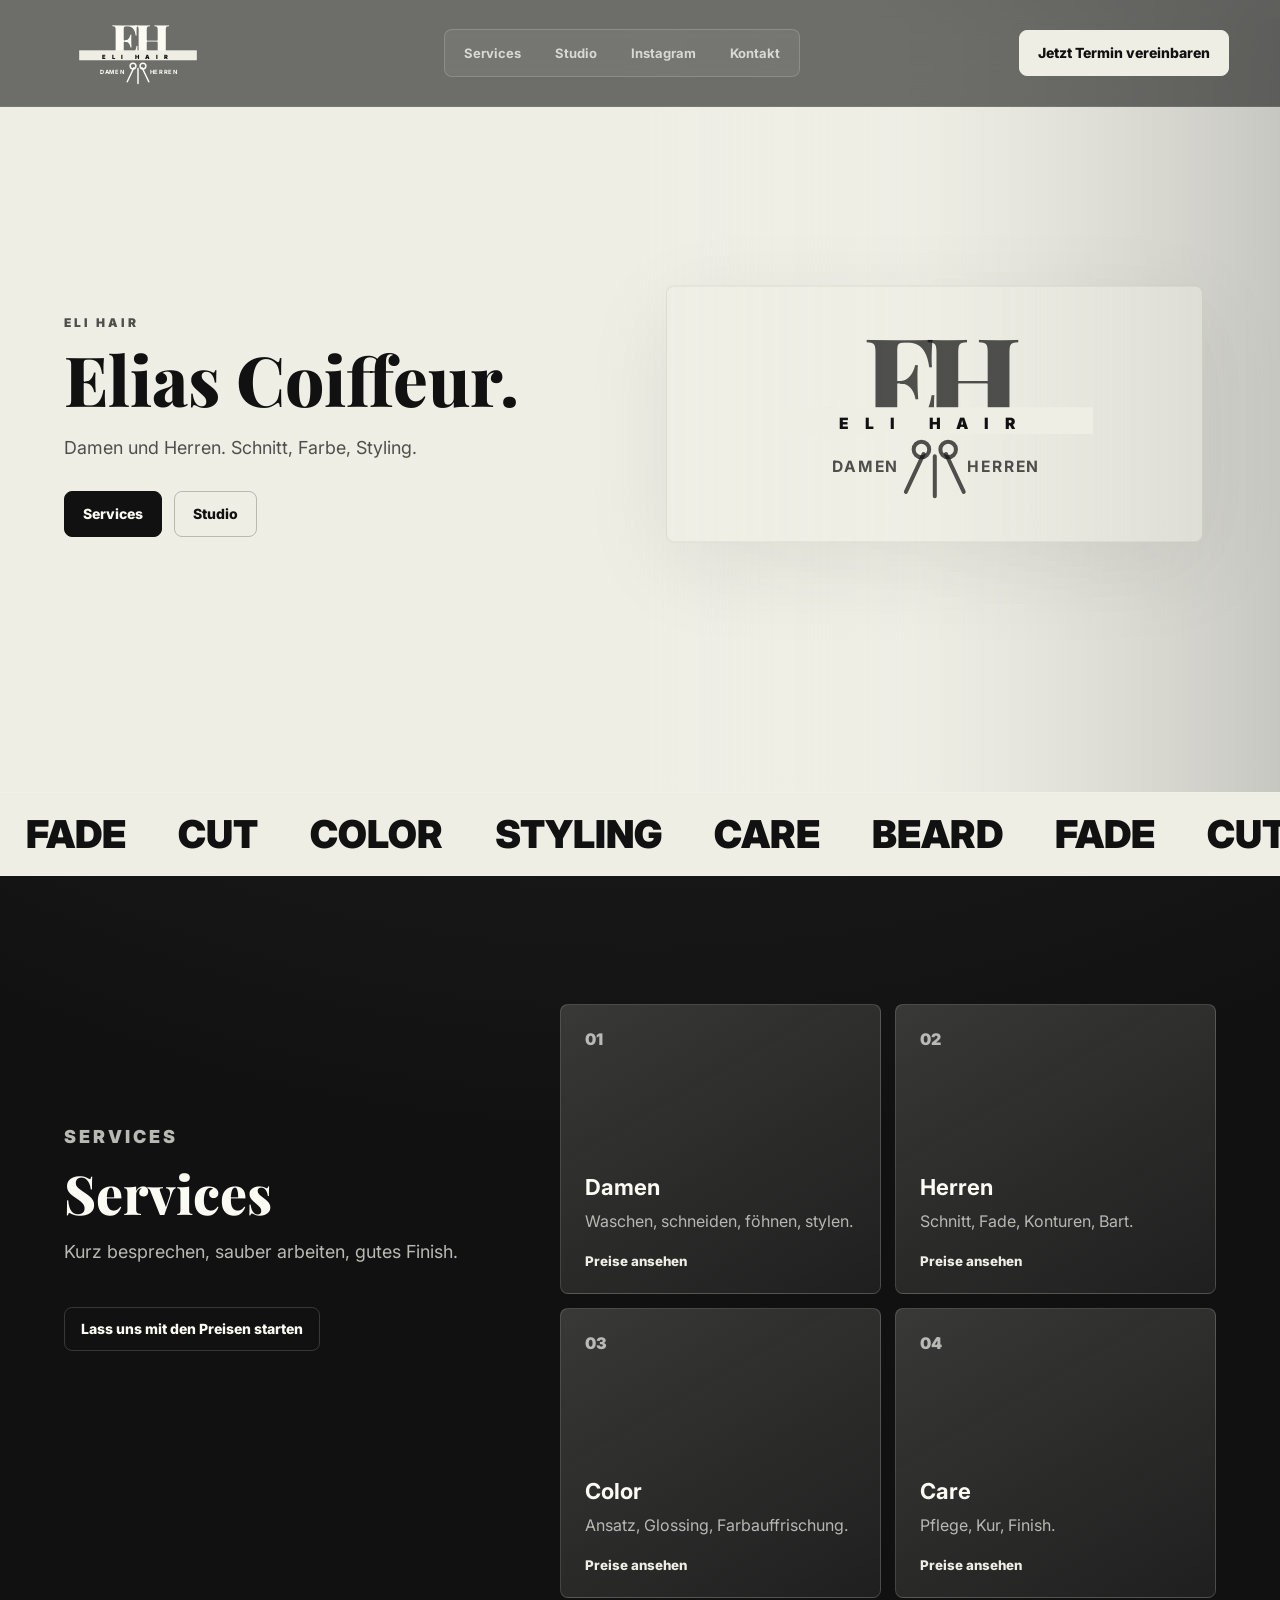
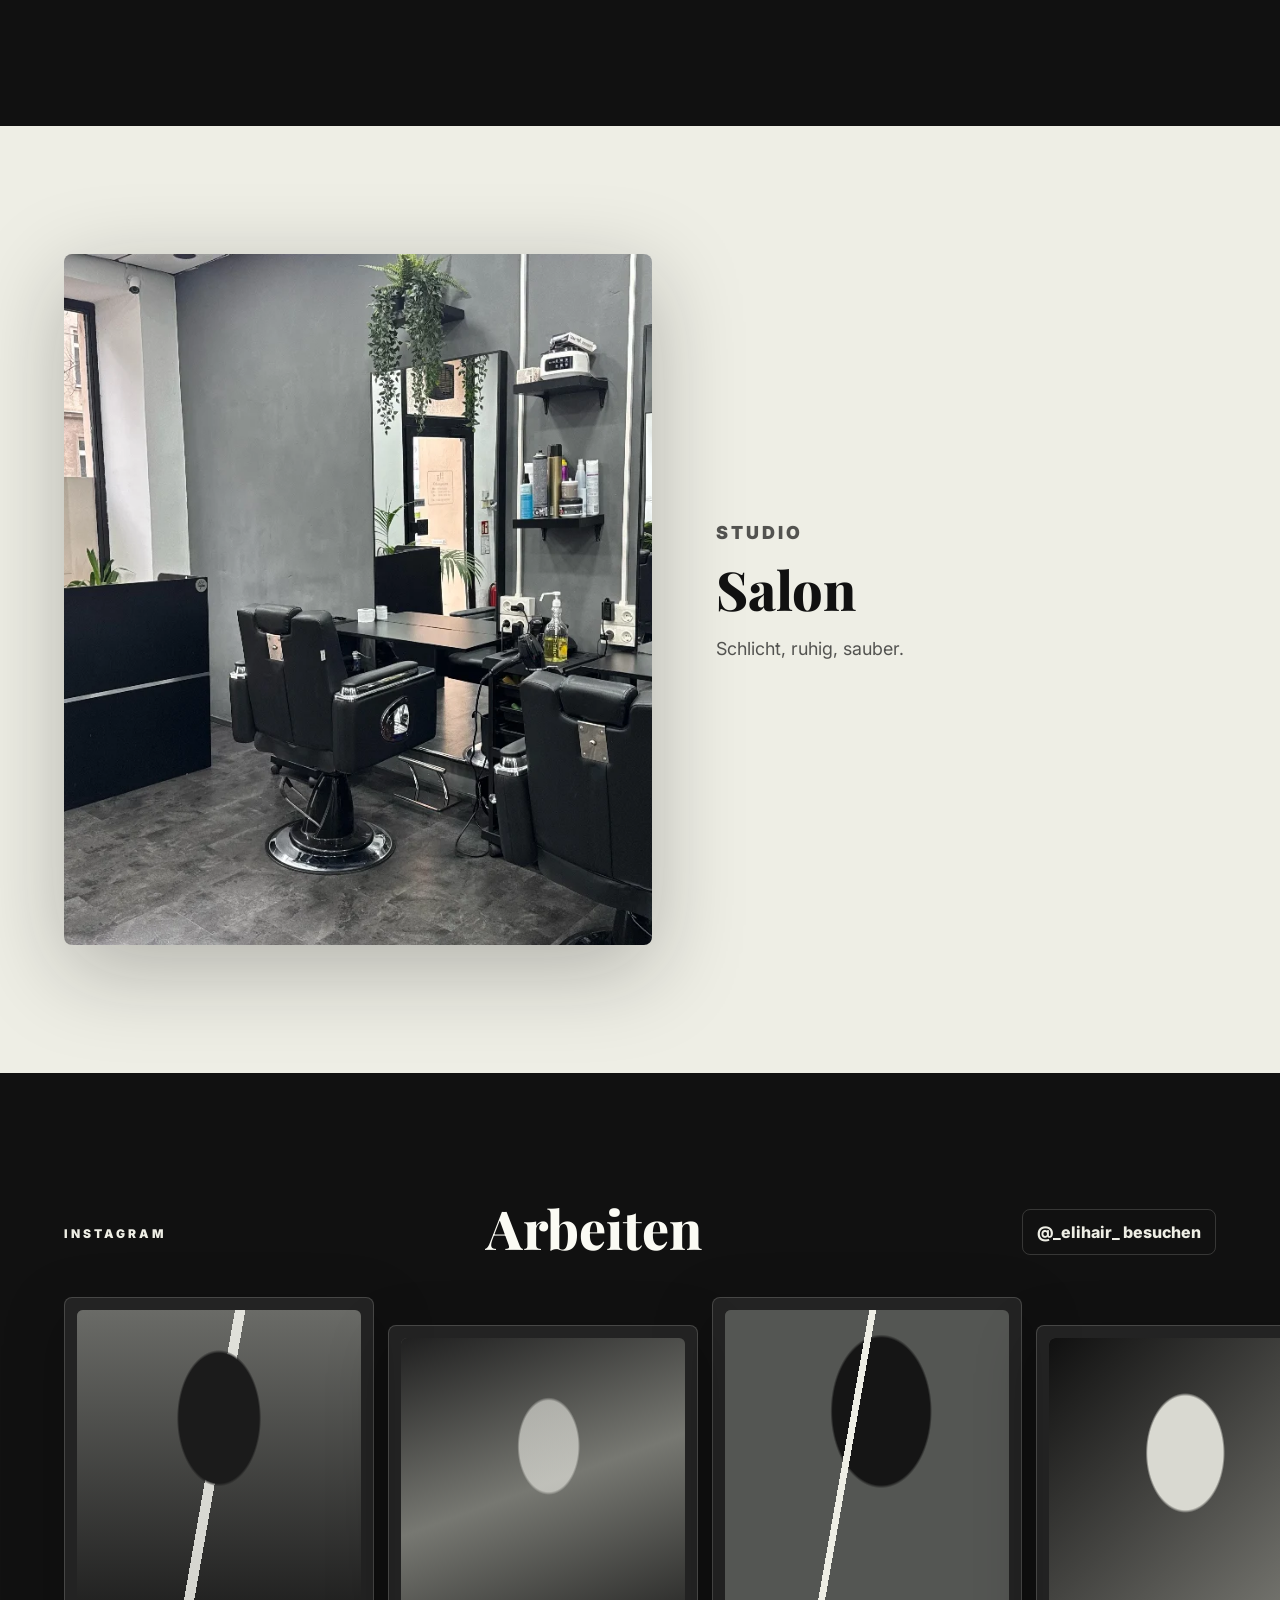
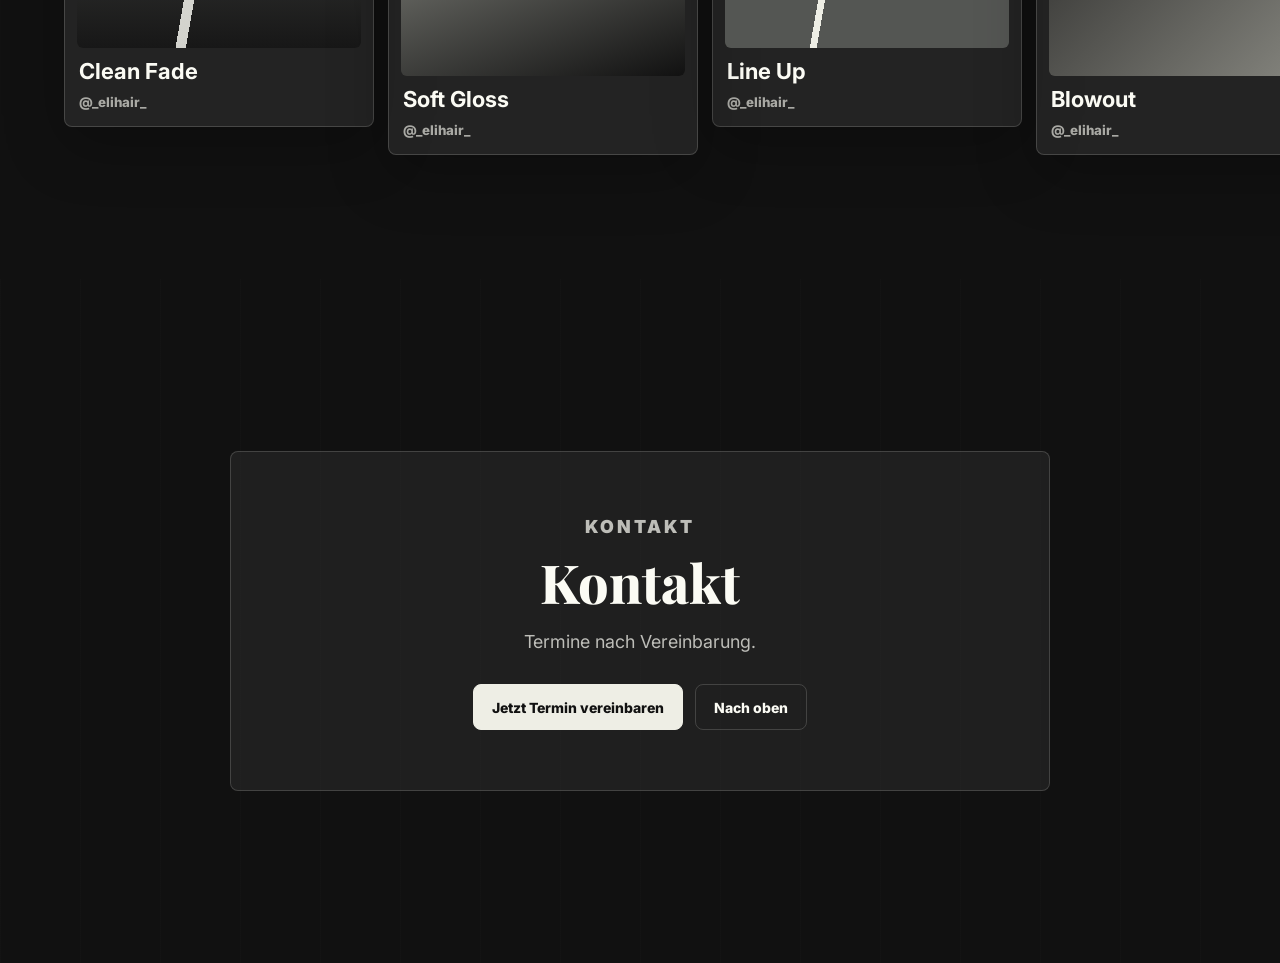
<file: index.html>
<!doctype html>
<html lang="de">
  <head>
    <meta charset="UTF-8" />
    <meta name="viewport" content="width=device-width, initial-scale=1.0" />
    <title>Eli Hair | Coiffeur für Damen & Herren</title>
    <meta
      name="description"
      content="Eli Hair von Elias. Damen und Herren, Schnitt, Farbe und Styling."
    />
    <link rel="preconnect" href="https://fonts.googleapis.com" />
    <link rel="preconnect" href="https://fonts.gstatic.com" crossorigin />
    <link
      href="https://fonts.googleapis.com/css2?family=Inter:wght@400;500;600;700;800;900&family=Playfair+Display:wght@700;800&display=swap"
      rel="stylesheet"
    />
    <link rel="stylesheet" href="styles.css" />
  </head>
  <body>
    <header class="site-header" id="top">
      <a class="brand" href="#top" aria-label="Eli Hair Startseite">
        <svg viewBox="0 0 210 84" aria-hidden="true">
          <text class="brand-eh" x="105" y="47" text-anchor="middle">EH</text>
          <rect class="brand-strip" x="34" y="39" width="142" height="12" />
          <text class="brand-name" x="105" y="49" text-anchor="middle">ELI HAIR</text>
          <text class="brand-sub" x="74" y="68" text-anchor="middle">DAMEN</text>
          <text class="brand-sub" x="136" y="68" text-anchor="middle">HERREN</text>
          <path class="brand-scissor" d="M100 60l-8 17M110 60l8 17M105 61v18" />
          <circle class="brand-scissor" cx="99" cy="58" r="3.5" />
          <circle class="brand-scissor" cx="111" cy="58" r="3.5" />
        </svg>
      </a>
      <nav class="main-nav" aria-label="Hauptnavigation">
        <a href="#services">Services</a>
        <a href="#studio">Studio</a>
        <a href="#instagram">Instagram</a>
        <a href="#kontakt">Kontakt</a>
      </nav>
      <a class="nav-cta" href="#kontakt">Jetzt Termin vereinbaren</a>
      <button class="menu-toggle" type="button" aria-label="Menü öffnen" aria-expanded="false">
        <span></span>
        <span></span>
      </button>
    </header>

    <main>
      <section class="hero" aria-label="Eli Hair Coiffeur">
        <div class="hero-media" data-parallax="-0.18">
          <div class="salon-scene" aria-hidden="true">
            <svg class="hero-brand" viewBox="0 0 210 84" aria-hidden="true">
              <text class="brand-eh" x="105" y="47" text-anchor="middle">EH</text>
              <rect class="brand-strip" x="34" y="39" width="142" height="12" />
              <text class="brand-name" x="105" y="49" text-anchor="middle">ELI HAIR</text>
              <text class="brand-sub" x="74" y="68" text-anchor="middle">DAMEN</text>
              <text class="brand-sub" x="136" y="68" text-anchor="middle">HERREN</text>
              <path class="brand-scissor" d="M100 60l-8 17M110 60l8 17M105 61v18" />
              <circle class="brand-scissor" cx="99" cy="58" r="3.5" />
              <circle class="brand-scissor" cx="111" cy="58" r="3.5" />
            </svg>
          </div>
        </div>
        <div class="hero-copy reveal">
          <p class="eyebrow">Eli Hair</p>
          <h1>Elias Coiffeur.</h1>
          <p>
            Damen und Herren. Schnitt, Farbe, Styling.
          </p>
          <div class="hero-actions">
            <a class="button primary" href="#services">Services</a>
            <a class="button ghost" href="#studio">Studio</a>
          </div>
        </div>
      </section>

      <section class="intro-strip" aria-label="Kurzinfos">
        <div class="marquee" aria-hidden="true">
          <span>Fade</span><span>Cut</span><span>Color</span><span>Styling</span><span>Care</span><span>Beard</span>
          <span>Fade</span><span>Cut</span><span>Color</span><span>Styling</span><span>Care</span><span>Beard</span>
        </div>
      </section>

      <section class="section split" id="services">
        <div class="section-copy reveal">
          <p class="eyebrow">Services</p>
          <h2>Services</h2>
          <p>
            Kurz besprechen, sauber arbeiten, gutes Finish.
          </p>
          <a class="price-start" href="damen-preise.html" target="_blank" rel="noreferrer">Lass uns mit den Preisen starten</a>
        </div>
        <div class="service-grid">
          <a class="service-card service-link reveal" href="damen-preise.html" target="_blank" rel="noreferrer">
            <span>01</span>
            <h3>Damen</h3>
            <p>Waschen, schneiden, föhnen, stylen.</p>
            <small>Preise ansehen</small>
          </a>
          <a class="service-card service-link reveal delay-1" href="herren-preise.html" target="_blank" rel="noreferrer">
            <span>02</span>
            <h3>Herren</h3>
            <p>Schnitt, Fade, Konturen, Bart.</p>
            <small>Preise ansehen</small>
          </a>
          <a class="service-card service-link reveal delay-2" href="color-preise.html" target="_blank" rel="noreferrer">
            <span>03</span>
            <h3>Color</h3>
            <p>Ansatz, Glossing, Farbauffrischung.</p>
            <small>Preise ansehen</small>
          </a>
          <a class="service-card service-link reveal delay-3" href="care-preise.html" target="_blank" rel="noreferrer">
            <span>04</span>
            <h3>Care</h3>
            <p>Pflege, Kur, Finish.</p>
            <small>Preise ansehen</small>
          </a>
        </div>
      </section>

      <section class="section studio-section" id="studio">
        <div class="studio-visual reveal" data-parallax="-0.08">
          <img class="studio-photo" src="Pictures/salon.webp" alt="Eli Hair Salon" />
        </div>
        <div class="studio-copy reveal delay-1">
          <p class="eyebrow">Studio</p>
          <h2>Salon</h2>
          <p>
            Schlicht, ruhig, sauber.
          </p>
        </div>
      </section>

      <section class="section instagram-section" id="instagram">
        <div class="section-head reveal">
          <p class="eyebrow">Instagram</p>
          <h2>Arbeiten</h2>
          <a href="https://www.instagram.com/_elihair_/" target="_blank" rel="noreferrer">@_elihair_ besuchen</a>
        </div>
        <div class="ig-rail" aria-label="Bewegte Instagram Posts von Eli Hair">
          <a class="ig-card" href="https://www.instagram.com/_elihair_/" target="_blank" rel="noreferrer">
            <span class="ig-media fade-cut"></span>
            <strong>Clean Fade</strong>
            <small>@_elihair_</small>
          </a>
          <a class="ig-card" href="https://www.instagram.com/_elihair_/" target="_blank" rel="noreferrer">
            <span class="ig-media gloss"></span>
            <strong>Soft Gloss</strong>
            <small>@_elihair_</small>
          </a>
          <a class="ig-card" href="https://www.instagram.com/_elihair_/" target="_blank" rel="noreferrer">
            <span class="ig-media line-up"></span>
            <strong>Line Up</strong>
            <small>@_elihair_</small>
          </a>
          <a class="ig-card" href="https://www.instagram.com/_elihair_/" target="_blank" rel="noreferrer">
            <span class="ig-media blowout"></span>
            <strong>Blowout</strong>
            <small>@_elihair_</small>
          </a>
          <a class="ig-card" href="https://www.instagram.com/_elihair_/" target="_blank" rel="noreferrer">
            <span class="ig-media color"></span>
            <strong>Color Refresh</strong>
            <small>@_elihair_</small>
          </a>
          <a class="ig-card" href="https://www.instagram.com/_elihair_/" target="_blank" rel="noreferrer">
            <span class="ig-media beard"></span>
            <strong>Beard Detail</strong>
            <small>@_elihair_</small>
          </a>
        </div>
      </section>

      <section class="section contact-section" id="kontakt">
        <div class="contact-card reveal">
          <p class="eyebrow">Kontakt</p>
          <h2>Kontakt</h2>
          <p>Termine nach Vereinbarung.</p>
          <div class="contact-actions">
            <a class="button primary" href="tel:+4314163103">Jetzt Termin vereinbaren</a>
            <a class="button ghost" href="#top">Nach oben</a>
          </div>
        </div>
      </section>
    </main>

    <script src="app.js"></script>
  </body>
</html>
</file>
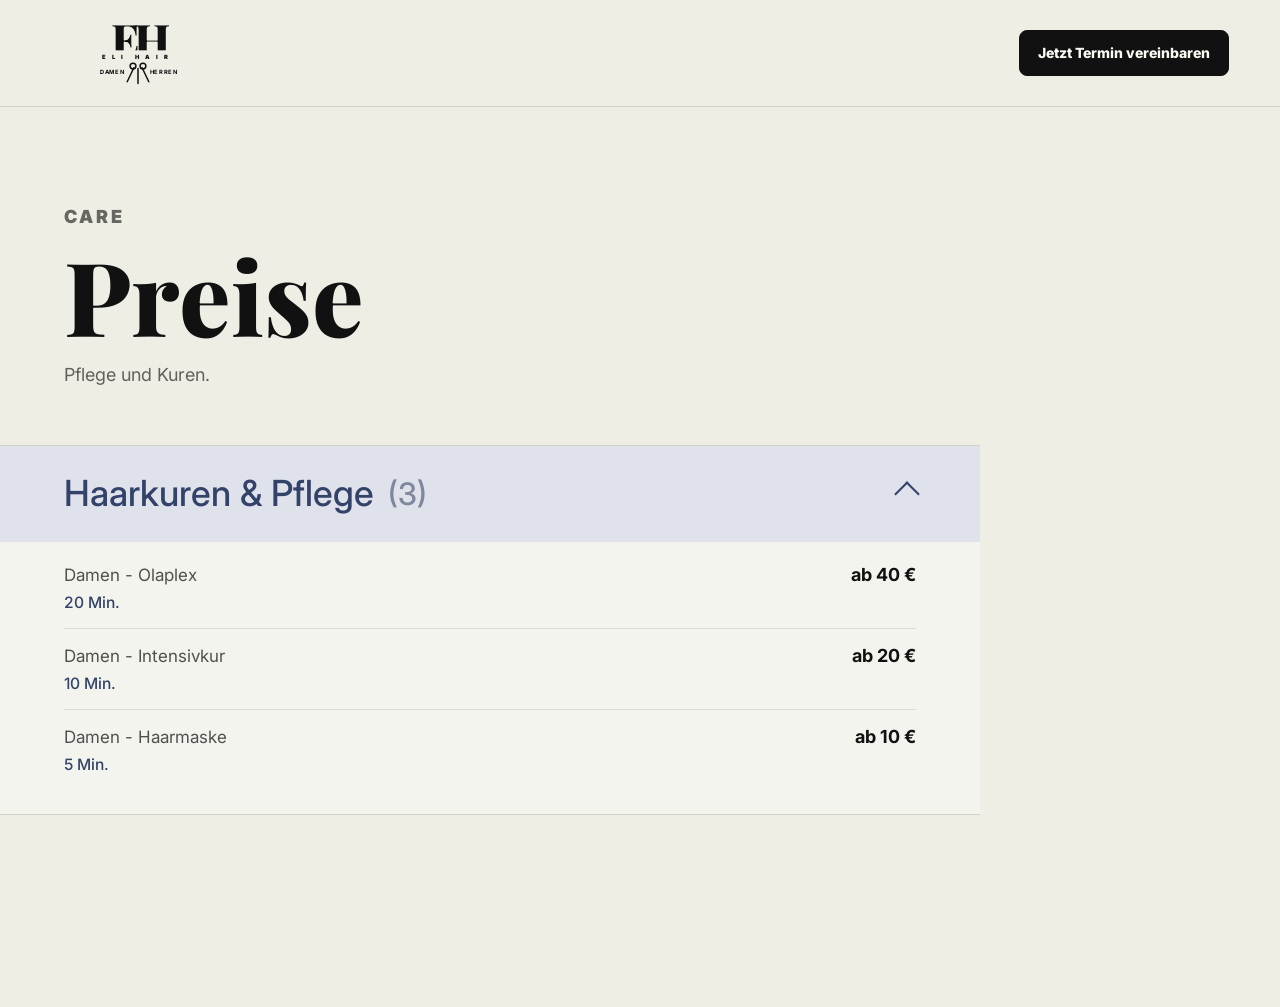
<file: care-preise.html>
<!doctype html>
<html lang="de">
  <head>
    <meta charset="UTF-8" />
    <meta name="viewport" content="width=device-width, initial-scale=1.0" />
    <title>Care Preise | Eli Hair</title>
    <meta name="description" content="Care Preise bei Eli Hair: Haarkuren und Pflege." />
    <link rel="preconnect" href="https://fonts.googleapis.com" />
    <link rel="preconnect" href="https://fonts.gstatic.com" crossorigin />
    <link
      href="https://fonts.googleapis.com/css2?family=Inter:wght@400;500;600;700;800;900&family=Playfair+Display:wght@700;800&display=swap"
      rel="stylesheet"
    />
    <link rel="stylesheet" href="styles.css" />
  </head>
  <body class="price-page">
    <header class="price-header">
      <a class="brand" href="index.html" aria-label="Eli Hair Startseite">
        <svg viewBox="0 0 210 84" aria-hidden="true">
          <text class="brand-eh" x="105" y="47" text-anchor="middle">EH</text>
          <rect class="brand-strip" x="34" y="39" width="142" height="12" />
          <text class="brand-name" x="105" y="49" text-anchor="middle">ELI HAIR</text>
          <text class="brand-sub" x="74" y="68" text-anchor="middle">DAMEN</text>
          <text class="brand-sub" x="136" y="68" text-anchor="middle">HERREN</text>
          <path class="brand-scissor" d="M100 60l-8 17M110 60l8 17M105 61v18" />
          <circle class="brand-scissor" cx="99" cy="58" r="3.5" />
          <circle class="brand-scissor" cx="111" cy="58" r="3.5" />
        </svg>
      </a>
      <a class="nav-cta" href="tel:+4314163103">Jetzt Termin vereinbaren</a>
    </header>

    <main class="price-shell">
      <section class="price-hero">
        <p class="eyebrow">Care</p>
        <h1>Preise</h1>
        <p>Pflege und Kuren.</p>
      </section>

      <section class="price-categories" aria-label="Care Preiskategorien">
        <details class="price-category" open>
          <summary>
            <span>Haarkuren & Pflege</span>
            <small>(3)</small>
          </summary>
          <div class="price-list">
            <div>
              <span>Damen - Olaplex <small>20 Min.</small></span>
              <strong>ab 40 €</strong>
            </div>
            <div>
              <span>Damen - Intensivkur <small>10 Min.</small></span>
              <strong>ab 20 €</strong>
            </div>
            <div>
              <span>Damen - Haarmaske <small>5 Min.</small></span>
              <strong>ab 10 €</strong>
            </div>
          </div>
        </details>
      </section>
    </main>
  </body>
</html>
</file>
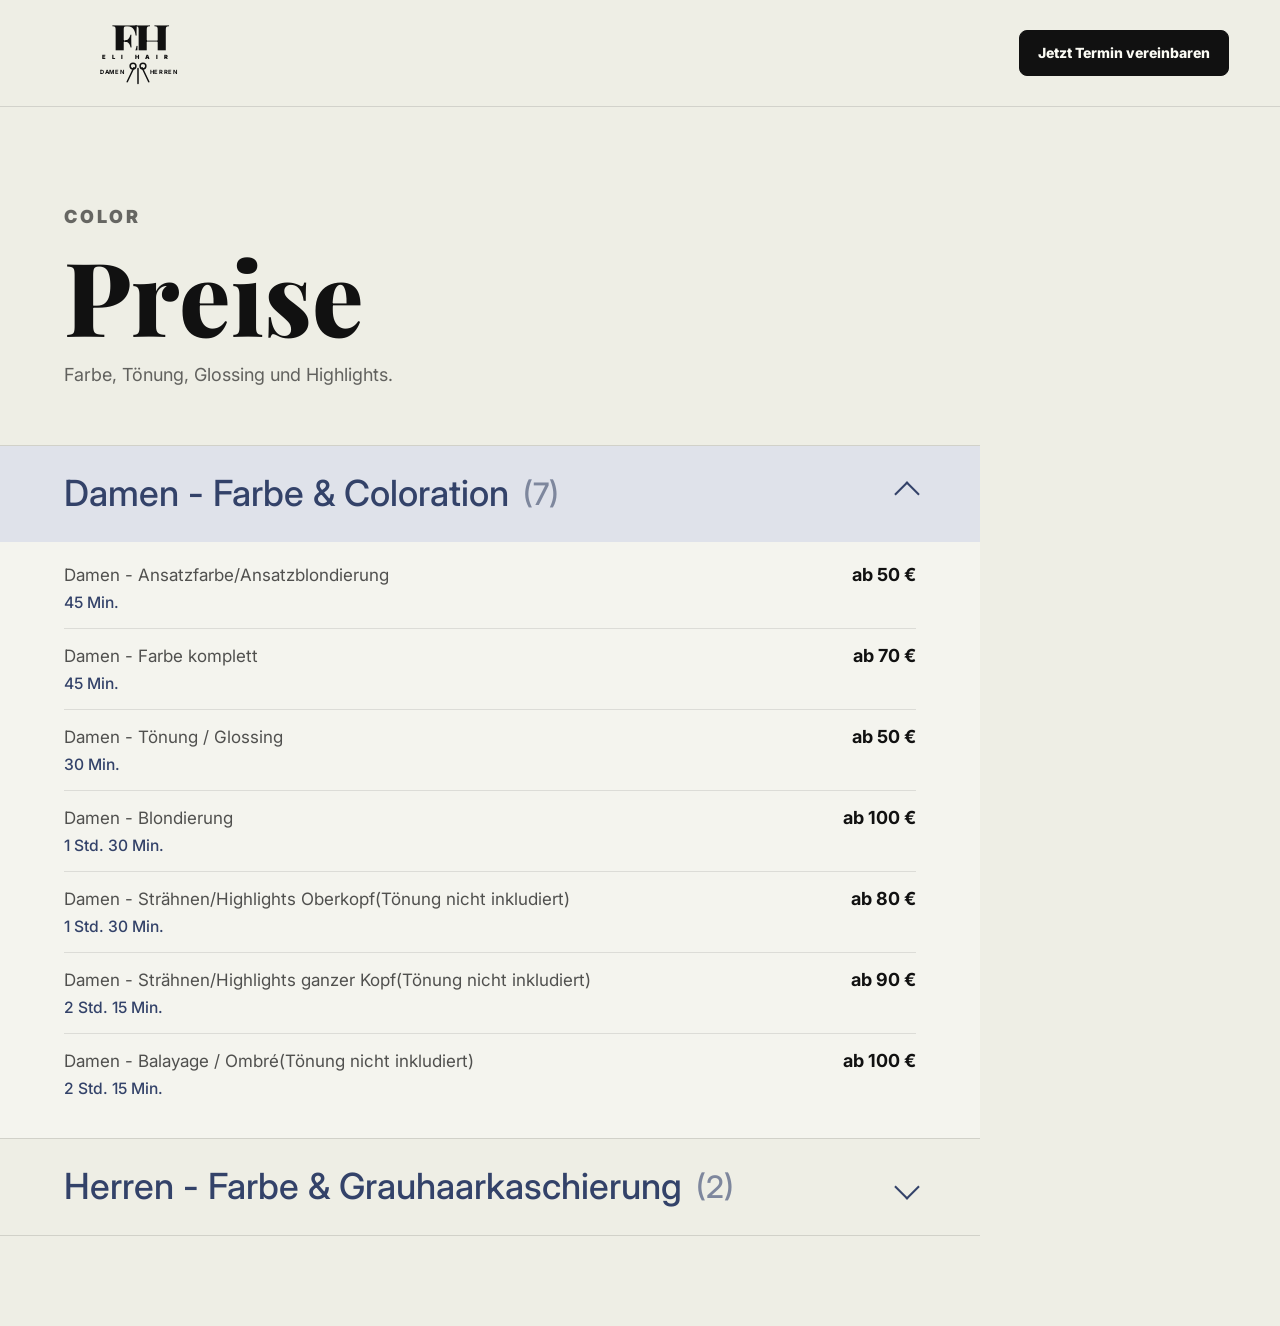
<file: color-preise.html>
<!doctype html>
<html lang="de">
  <head>
    <meta charset="UTF-8" />
    <meta name="viewport" content="width=device-width, initial-scale=1.0" />
    <title>Color Preise | Eli Hair</title>
    <meta name="description" content="Color Preise bei Eli Hair: Damen Farbe und Coloration, Herren Farbe und Grauhaarkaschierung." />
    <link rel="preconnect" href="https://fonts.googleapis.com" />
    <link rel="preconnect" href="https://fonts.gstatic.com" crossorigin />
    <link
      href="https://fonts.googleapis.com/css2?family=Inter:wght@400;500;600;700;800;900&family=Playfair+Display:wght@700;800&display=swap"
      rel="stylesheet"
    />
    <link rel="stylesheet" href="styles.css" />
  </head>
  <body class="price-page">
    <header class="price-header">
      <a class="brand" href="index.html" aria-label="Eli Hair Startseite">
        <svg viewBox="0 0 210 84" aria-hidden="true">
          <text class="brand-eh" x="105" y="47" text-anchor="middle">EH</text>
          <rect class="brand-strip" x="34" y="39" width="142" height="12" />
          <text class="brand-name" x="105" y="49" text-anchor="middle">ELI HAIR</text>
          <text class="brand-sub" x="74" y="68" text-anchor="middle">DAMEN</text>
          <text class="brand-sub" x="136" y="68" text-anchor="middle">HERREN</text>
          <path class="brand-scissor" d="M100 60l-8 17M110 60l8 17M105 61v18" />
          <circle class="brand-scissor" cx="99" cy="58" r="3.5" />
          <circle class="brand-scissor" cx="111" cy="58" r="3.5" />
        </svg>
      </a>
      <a class="nav-cta" href="tel:+4314163103">Jetzt Termin vereinbaren</a>
    </header>

    <main class="price-shell">
      <section class="price-hero">
        <p class="eyebrow">Color</p>
        <h1>Preise</h1>
        <p>Farbe, Tönung, Glossing und Highlights.</p>
      </section>

      <section class="price-categories" aria-label="Color Preiskategorien">
        <details class="price-category" open>
          <summary>
            <span>Damen - Farbe & Coloration</span>
            <small>(7)</small>
          </summary>
          <div class="price-list">
            <div>
              <span>Damen - Ansatzfarbe/Ansatzblondierung <small>45 Min.</small></span>
              <strong>ab 50 €</strong>
            </div>
            <div>
              <span>Damen - Farbe komplett <small>45 Min.</small></span>
              <strong>ab 70 €</strong>
            </div>
            <div>
              <span>Damen - Tönung / Glossing <small>30 Min.</small></span>
              <strong>ab 50 €</strong>
            </div>
            <div>
              <span>Damen - Blondierung <small>1 Std. 30 Min.</small></span>
              <strong>ab 100 €</strong>
            </div>
            <div>
              <span>Damen - Strähnen/Highlights Oberkopf(Tönung nicht inkludiert) <small>1 Std. 30 Min.</small></span>
              <strong>ab 80 €</strong>
            </div>
            <div>
              <span>Damen - Strähnen/Highlights ganzer Kopf(Tönung nicht inkludiert) <small>2 Std. 15 Min.</small></span>
              <strong>ab 90 €</strong>
            </div>
            <div>
              <span>Damen - Balayage / Ombré(Tönung nicht inkludiert) <small>2 Std. 15 Min.</small></span>
              <strong>ab 100 €</strong>
            </div>
          </div>
        </details>

        <details class="price-category">
          <summary>
            <span>Herren - Farbe & Grauhaarkaschierung</span>
            <small>(2)</small>
          </summary>
          <div class="price-list">
            <div>
              <span>Herren - Farbe <small>45 Min.</small></span>
              <strong>ab 60 €</strong>
            </div>
            <div>
              <span>Herren Tönung <small>30 Min.</small></span>
              <strong>ab 60 €</strong>
            </div>
          </div>
        </details>
      </section>
    </main>
  </body>
</html>
</file>
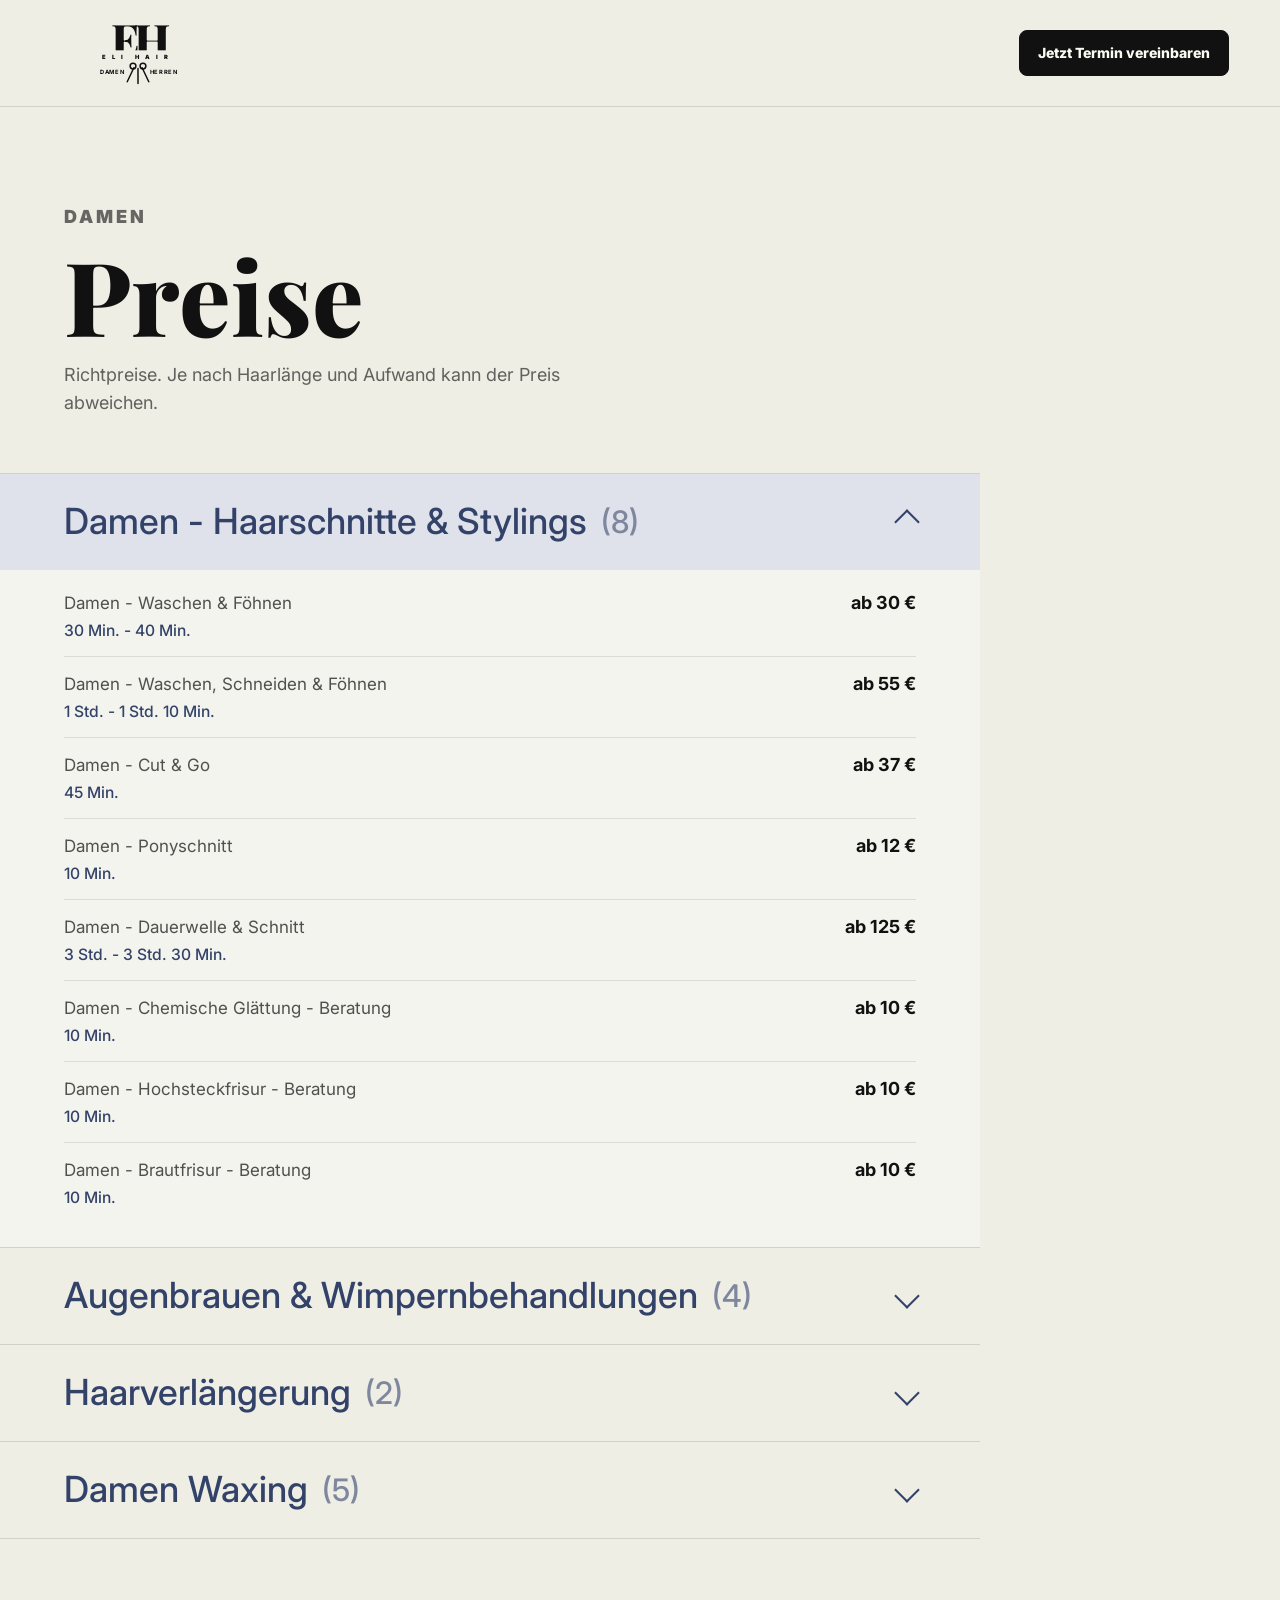
<file: damen-preise.html>
<!doctype html>
<html lang="de">
  <head>
    <meta charset="UTF-8" />
    <meta name="viewport" content="width=device-width, initial-scale=1.0" />
    <title>Damen Preise | Eli Hair</title>
    <meta name="description" content="Damen Preise bei Eli Hair: Haarschnitte, Styling, Farbe, Pflege, Haarverlängerung, Augenbrauen, Wimpern und Waxing." />
    <link rel="preconnect" href="https://fonts.googleapis.com" />
    <link rel="preconnect" href="https://fonts.gstatic.com" crossorigin />
    <link
      href="https://fonts.googleapis.com/css2?family=Inter:wght@400;500;600;700;800;900&family=Playfair+Display:wght@700;800&display=swap"
      rel="stylesheet"
    />
    <link rel="stylesheet" href="styles.css" />
  </head>
  <body class="price-page">
    <header class="price-header">
      <a class="brand" href="index.html" aria-label="Eli Hair Startseite">
        <svg viewBox="0 0 210 84" aria-hidden="true">
          <text class="brand-eh" x="105" y="47" text-anchor="middle">EH</text>
          <rect class="brand-strip" x="34" y="39" width="142" height="12" />
          <text class="brand-name" x="105" y="49" text-anchor="middle">ELI HAIR</text>
          <text class="brand-sub" x="74" y="68" text-anchor="middle">DAMEN</text>
          <text class="brand-sub" x="136" y="68" text-anchor="middle">HERREN</text>
          <path class="brand-scissor" d="M100 60l-8 17M110 60l8 17M105 61v18" />
          <circle class="brand-scissor" cx="99" cy="58" r="3.5" />
          <circle class="brand-scissor" cx="111" cy="58" r="3.5" />
        </svg>
      </a>
      <a class="nav-cta" href="tel:+4314163103">Jetzt Termin vereinbaren</a>
    </header>

    <main class="price-shell">
      <section class="price-hero">
        <p class="eyebrow">Damen</p>
        <h1>Preise</h1>
        <p>Richtpreise. Je nach Haarlänge und Aufwand kann der Preis abweichen.</p>
      </section>

      <section class="price-categories" aria-label="Damen Preiskategorien">
        <details class="price-category" open>
          <summary>
            <span>Damen - Haarschnitte & Stylings</span>
            <small>(8)</small>
          </summary>
          <div class="price-list">
            <div>
              <span>Damen - Waschen & Föhnen <small>30 Min. - 40 Min.</small></span>
              <strong>ab 30 €</strong>
            </div>
            <div>
              <span>Damen - Waschen, Schneiden & Föhnen <small>1 Std. - 1 Std. 10 Min.</small></span>
              <strong>ab 55 €</strong>
            </div>
            <div>
              <span>Damen - Cut & Go <small>45 Min.</small></span>
              <strong>ab 37 €</strong>
            </div>
            <div>
              <span>Damen - Ponyschnitt <small>10 Min.</small></span>
              <strong>ab 12 €</strong>
            </div>
            <div>
              <span>Damen - Dauerwelle & Schnitt <small>3 Std. - 3 Std. 30 Min.</small></span>
              <strong>ab 125 €</strong>
            </div>
            <div>
              <span>Damen - Chemische Glättung - Beratung <small>10 Min.</small></span>
              <strong>ab 10 €</strong>
            </div>
            <div>
              <span>Damen - Hochsteckfrisur - Beratung <small>10 Min.</small></span>
              <strong>ab 10 €</strong>
            </div>
            <div>
              <span>Damen - Brautfrisur - Beratung <small>10 Min.</small></span>
              <strong>ab 10 €</strong>
            </div>
          </div>
        </details>

        <details class="price-category">
          <summary>
            <span>Augenbrauen & Wimpernbehandlungen</span>
            <small>(4)</small>
          </summary>
          <div class="price-list">
            <div>
              <span>Augenbrauen zupfen <small>10 Min.</small></span>
              <strong>ab 15 €</strong>
            </div>
            <div>
              <span>Augenbrauen färben <small>10 Min.</small></span>
              <strong>ab 15 €</strong>
            </div>
            <div>
              <span>Wimpern färben <small>10 Min.</small></span>
              <strong>ab 15 €</strong>
            </div>
            <div>
              <span>Augenbrauenkorrektur <small>10 Min.</small></span>
              <strong>ab 15 €</strong>
            </div>
          </div>
        </details>

        <details class="price-category">
          <summary>
            <span>Haarverlängerung</span>
            <small>(2)</small>
          </summary>
          <div class="price-list">
            <div>
              <span>Extensions/Haarverlängerung-Beratung <small>10 Min.</small></span>
              <strong>ab 10 €</strong>
            </div>
            <div>
              <span>Haarverdichtung-Beratung <small>10 Min.</small></span>
              <strong>ab 10 €</strong>
            </div>
          </div>
        </details>

        <details class="price-category">
          <summary>
            <span>Damen Waxing</span>
            <small>(5)</small>
          </summary>
          <div class="price-list">
            <div>
              <span>Damen Waxing - Oberlippe <small>10 Min.</small></span>
              <strong>ab 15 €</strong>
            </div>
            <div>
              <span>Damen Waxing - Ohren <small>10 Min.</small></span>
              <strong>ab 15 €</strong>
            </div>
            <div>
              <span>Damen Waxing - Hals <small>10 Min.</small></span>
              <strong>ab 15 €</strong>
            </div>
            <div>
              <span>Damen Waxing - Kinn <small>10 Min.</small></span>
              <strong>ab 15 €</strong>
            </div>
            <div>
              <span>Damen Waxing - Nase <small>10 Min.</small></span>
              <strong>ab 15 €</strong>
            </div>
          </div>
        </details>
      </section>
    </main>
  </body>
</html>
</file>
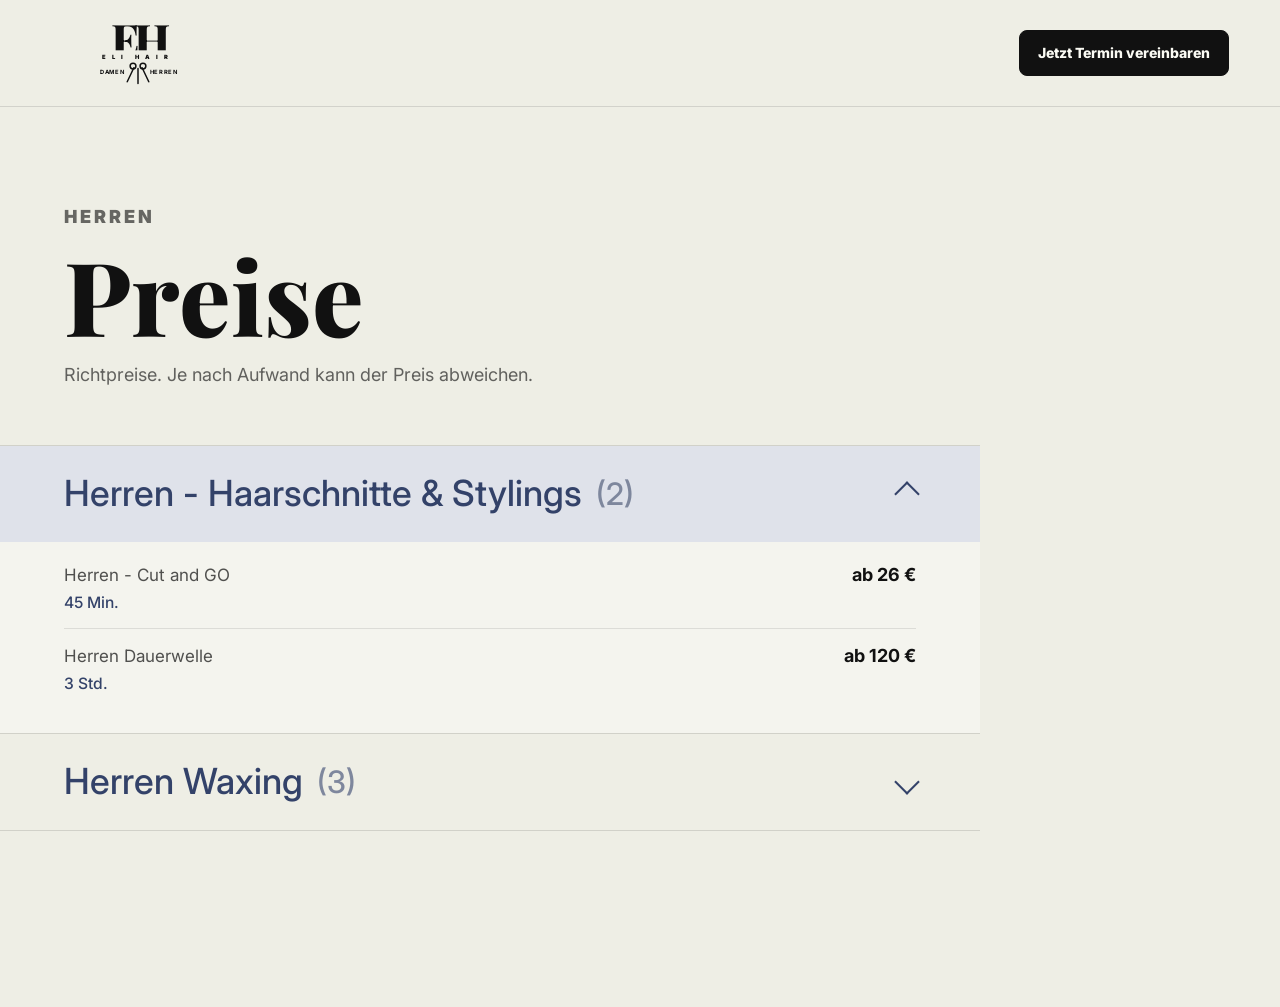
<file: herren-preise.html>
<!doctype html>
<html lang="de">
  <head>
    <meta charset="UTF-8" />
    <meta name="viewport" content="width=device-width, initial-scale=1.0" />
    <title>Herren Preise | Eli Hair</title>
    <meta name="description" content="Herren Preise bei Eli Hair: Haarschnitte, Styling, Farbe, Grauhaarkaschierung und Waxing." />
    <link rel="preconnect" href="https://fonts.googleapis.com" />
    <link rel="preconnect" href="https://fonts.gstatic.com" crossorigin />
    <link
      href="https://fonts.googleapis.com/css2?family=Inter:wght@400;500;600;700;800;900&family=Playfair+Display:wght@700;800&display=swap"
      rel="stylesheet"
    />
    <link rel="stylesheet" href="styles.css" />
  </head>
  <body class="price-page">
    <header class="price-header">
      <a class="brand" href="index.html" aria-label="Eli Hair Startseite">
        <svg viewBox="0 0 210 84" aria-hidden="true">
          <text class="brand-eh" x="105" y="47" text-anchor="middle">EH</text>
          <rect class="brand-strip" x="34" y="39" width="142" height="12" />
          <text class="brand-name" x="105" y="49" text-anchor="middle">ELI HAIR</text>
          <text class="brand-sub" x="74" y="68" text-anchor="middle">DAMEN</text>
          <text class="brand-sub" x="136" y="68" text-anchor="middle">HERREN</text>
          <path class="brand-scissor" d="M100 60l-8 17M110 60l8 17M105 61v18" />
          <circle class="brand-scissor" cx="99" cy="58" r="3.5" />
          <circle class="brand-scissor" cx="111" cy="58" r="3.5" />
        </svg>
      </a>
      <a class="nav-cta" href="tel:+4314163103">Jetzt Termin vereinbaren</a>
    </header>

    <main class="price-shell">
      <section class="price-hero">
        <p class="eyebrow">Herren</p>
        <h1>Preise</h1>
        <p>Richtpreise. Je nach Aufwand kann der Preis abweichen.</p>
      </section>

      <section class="price-categories" aria-label="Herren Preiskategorien">
        <details class="price-category" open>
          <summary>
            <span>Herren - Haarschnitte & Stylings</span>
            <small>(2)</small>
          </summary>
          <div class="price-list">
            <div>
              <span>Herren - Cut and GO <small>45 Min.</small></span>
              <strong>ab 26 €</strong>
            </div>
            <div>
              <span>Herren Dauerwelle <small>3 Std.</small></span>
              <strong>ab 120 €</strong>
            </div>
          </div>
        </details>

        <details class="price-category">
          <summary>
            <span>Herren Waxing</span>
            <small>(3)</small>
          </summary>
          <div class="price-list">
            <div>
              <span>Herren Waxing - Ohren <small>10 Min.</small></span>
              <strong>ab 10 €</strong>
            </div>
            <div>
              <span>Herren Waxing - Nase <small>10 Min.</small></span>
              <strong>ab 10 €</strong>
            </div>
            <div>
              <span>Herren Waxing - Wange <small>10 Min.</small></span>
              <strong>ab 10 €</strong>
            </div>
          </div>
        </details>
      </section>
    </main>
  </body>
</html>
</file>
<file: styles.css>
:root {
  --black: #111111;
  --charcoal: #1b1b1b;
  --graphite: #2a2a28;
  --stone: #b9b9b5;
  --mist: #eeeee5;
  --white: #fbfbf4;
  --line: rgba(251, 251, 244, 0.16);
  --line-dark: rgba(17, 17, 17, 0.16);
  --glass: rgba(251, 251, 244, 0.08);
  --shadow: 0 22px 80px rgba(0, 0, 0, 0.34);
}

* {
  box-sizing: border-box;
}

html {
  scroll-behavior: smooth;
}

body {
  margin: 0;
  width: 100%;
  max-width: 100vw;
  color: var(--white);
  background:
    linear-gradient(180deg, rgba(238, 238, 229, 0.06), transparent 340px),
    radial-gradient(circle at 50% -10%, rgba(185, 185, 181, 0.2), transparent 34%),
    var(--black);
  font-family: Inter, system-ui, -apple-system, BlinkMacSystemFont, "Segoe UI", sans-serif;
  overflow-x: hidden;
}

main {
  width: 100%;
  max-width: 100vw;
  overflow-x: hidden;
}

body.menu-open {
  overflow: hidden;
}

a {
  color: inherit;
  text-decoration: none;
}

button {
  font: inherit;
}

.site-header {
  position: fixed;
  top: 0;
  left: 0;
  right: 0;
  z-index: 20;
  display: grid;
  grid-template-columns: auto 1fr auto;
  align-items: center;
  gap: 26px;
  padding: 18px clamp(18px, 4vw, 54px);
  border-bottom: 1px solid rgba(251, 251, 244, 0.08);
  background: rgba(17, 17, 17, 0.58);
  backdrop-filter: blur(22px);
}

.brand {
  display: inline-flex;
  width: 174px;
  align-items: center;
  color: var(--white);
}

.brand svg {
  display: block;
  width: 100%;
  height: auto;
  overflow: visible;
}

.brand-eh {
  fill: currentColor;
  font-family: "Playfair Display", Georgia, serif;
  font-size: 54px;
  font-weight: 800;
  letter-spacing: -7px;
}

.brand-strip {
  fill: var(--mist);
}

.brand-name {
  fill: var(--black);
  font-size: 7px;
  font-weight: 900;
  letter-spacing: 7px;
}

.brand-sub {
  fill: currentColor;
  font-size: 7px;
  font-weight: 700;
  letter-spacing: 0.8px;
}

.brand-scissor {
  fill: none;
  stroke: currentColor;
  stroke-width: 1.8;
  stroke-linecap: round;
  stroke-linejoin: round;
}

circle.brand-scissor {
  fill: transparent;
}

.main-nav {
  justify-self: center;
  display: flex;
  align-items: center;
  gap: 6px;
  padding: 5px;
  border: 1px solid var(--line);
  border-radius: 8px;
  background: rgba(251, 251, 244, 0.06);
}

.main-nav a {
  padding: 10px 14px;
  border-radius: 6px;
  color: rgba(251, 251, 244, 0.74);
  font-size: 13px;
  font-weight: 700;
}

.main-nav a:hover,
.main-nav a:focus-visible {
  color: var(--black);
  background: var(--mist);
  outline: none;
}

.nav-cta,
.button {
  display: inline-flex;
  min-height: 46px;
  align-items: center;
  justify-content: center;
  border-radius: 8px;
  padding: 0 18px;
  font-size: 14px;
  font-weight: 800;
  transition: transform 180ms ease, background 180ms ease, color 180ms ease, border-color 180ms ease;
}

.nav-cta,
.button.primary {
  color: var(--black);
  background: var(--mist);
  border: 1px solid var(--mist);
}

.button.ghost {
  color: var(--white);
  background: transparent;
  border: 1px solid var(--line);
}

.nav-cta:hover,
.button:hover {
  transform: translateY(-2px);
}

.menu-toggle {
  display: none;
  width: 46px;
  height: 46px;
  border: 1px solid var(--line);
  border-radius: 8px;
  background: var(--glass);
}

.menu-toggle span {
  display: block;
  width: 18px;
  height: 2px;
  margin: 5px auto;
  background: var(--white);
}

.hero {
  position: relative;
  width: 100%;
  max-width: 100vw;
  min-height: 88svh;
  display: grid;
  grid-template-columns: minmax(0, 1fr);
  align-items: center;
  padding: 132px clamp(18px, 5vw, 68px) 72px;
  color: var(--black);
  background:
    linear-gradient(90deg, rgba(238, 238, 229, 0.98) 0 48%, rgba(238, 238, 229, 0.8) 68%, rgba(185, 185, 181, 0.62)),
    #eeeee5;
  overflow: hidden;
}

.hero-media {
  position: absolute;
  inset: 0;
  z-index: 0;
  pointer-events: none;
  transform: translate3d(0, var(--parallax-y, 0), 0);
}

.salon-scene {
  position: absolute;
  inset: 0;
  background: linear-gradient(90deg, rgba(238, 238, 229, 0.98) 0 50%, rgba(238, 238, 229, 0.82) 72%, rgba(185, 185, 181, 0.3));
}

.salon-scene span {
  display: none;
}

.hero-brand {
  position: absolute;
  top: 50%;
  right: clamp(18px, 6vw, 86px);
  width: min(560px, 42vw);
  padding: clamp(18px, 3vw, 34px);
  color: rgba(17, 17, 17, 0.72);
  background: rgba(238, 238, 229, 0.42);
  border: 1px solid rgba(17, 17, 17, 0.08);
  border-radius: 8px;
  box-shadow: 0 24px 90px rgba(17, 17, 17, 0.08);
  transform: translateY(-50%);
}

.window {
  left: 6%;
  top: 13%;
  width: 27%;
  height: 50%;
  border: 10px solid rgba(251, 251, 244, 0.72);
  background:
    linear-gradient(rgba(251, 251, 244, 0.34), rgba(251, 251, 244, 0.04)),
    linear-gradient(90deg, transparent 48%, rgba(17, 17, 17, 0.2) 49% 51%, transparent 52%);
}

.desk {
  left: 8%;
  bottom: 21%;
  width: 26%;
  height: 17%;
  background: linear-gradient(180deg, #151515, #060606);
  box-shadow: inset 0 -6px 0 rgba(251, 251, 244, 0.72), var(--shadow);
}

.chair {
  bottom: 14%;
  width: 13%;
  height: 25%;
  border-radius: 8px 8px 18px 18px;
  background: linear-gradient(145deg, #080808, #1c1c1c 56%, #050505);
  box-shadow: 0 18px 58px rgba(0, 0, 0, 0.28);
  opacity: 0.78;
}

.chair::after {
  content: "";
  position: absolute;
  left: 24%;
  right: 24%;
  bottom: -26px;
  height: 32px;
  border-radius: 0 0 50% 50%;
  border-bottom: 7px solid rgba(251, 251, 244, 0.48);
}

.chair-a {
  left: 48%;
}

.chair-b {
  left: 72%;
}

.mirror {
  top: 13%;
  width: 12%;
  height: 57%;
  border: 6px solid rgba(251, 251, 244, 0.38);
  background: linear-gradient(120deg, rgba(251, 251, 244, 0.18), rgba(17, 17, 17, 0.1));
}

.mirror-a {
  left: 56%;
}

.mirror-b {
  left: 78%;
}

.plant {
  width: 60px;
  height: 120px;
  background:
    radial-gradient(ellipse at 50% 20%, rgba(96, 135, 102, 0.92) 0 9px, transparent 10px),
    radial-gradient(ellipse at 28% 42%, rgba(96, 135, 102, 0.85) 0 12px, transparent 13px),
    radial-gradient(ellipse at 70% 46%, rgba(96, 135, 102, 0.8) 0 13px, transparent 14px);
  opacity: 0.34;
  filter: drop-shadow(0 20px 18px rgba(0, 0, 0, 0.22));
}

.plant-a {
  left: 2%;
  bottom: 14%;
}

.plant-b {
  left: 66%;
  top: 5%;
}

.hero-copy {
  position: relative;
  z-index: 1;
  max-width: 660px;
  padding-bottom: 0;
}

.eyebrow {
  margin: 0 0 14px;
  color: var(--mist);
  font-size: 12px;
  font-weight: 900;
  letter-spacing: 3px;
  text-transform: uppercase;
}

h1,
h2,
h3,
p {
  margin-top: 0;
}

h1,
h2 {
  font-family: "Playfair Display", Georgia, serif;
  font-weight: 800;
  letter-spacing: 0;
}

h1 {
  max-width: 680px;
  margin-bottom: 20px;
  font-size: clamp(46px, 5.4vw, 84px);
  line-height: 1;
}

h2 {
  margin-bottom: 18px;
  font-size: clamp(34px, 4.2vw, 62px);
  line-height: 1;
}

h3 {
  margin-bottom: 10px;
  font-size: 22px;
  line-height: 1.1;
}

.hero-copy p:not(.eyebrow),
.section-copy p,
.studio-copy p,
.contact-card p {
  max-width: 610px;
  color: rgba(251, 251, 244, 0.72);
  font-size: clamp(16px, 1.4vw, 19px);
  line-height: 1.65;
}

.hero .eyebrow,
.hero-copy p:not(.eyebrow) {
  color: rgba(17, 17, 17, 0.72);
}

.hero .button.primary {
  color: var(--white);
  background: var(--black);
  border-color: var(--black);
}

.hero .button.ghost {
  color: var(--black);
  border-color: rgba(17, 17, 17, 0.24);
}

.hero-actions,
.contact-actions {
  display: flex;
  flex-wrap: wrap;
  gap: 12px;
  margin-top: 28px;
}

.intro-strip {
  position: relative;
  width: 100%;
  max-width: 100vw;
  overflow: hidden;
  border-block: 1px solid var(--line);
  background: var(--mist);
  color: var(--black);
}

.marquee {
  display: flex;
  width: max-content;
  animation: marquee 20s linear infinite;
}

.marquee span {
  padding: 18px 26px;
  font-size: clamp(20px, 3vw, 46px);
  font-weight: 900;
  text-transform: uppercase;
}

.section {
  width: 100%;
  max-width: 100vw;
  padding: clamp(72px, 10vw, 138px) clamp(18px, 5vw, 68px);
  overflow: hidden;
}

.split {
  display: grid;
  grid-template-columns: minmax(280px, 0.78fr) minmax(0, 1.22fr);
  gap: clamp(28px, 6vw, 88px);
  align-items: start;
}

.split > *,
.studio-section > * {
  min-width: 0;
}

.section-copy {
  position: sticky;
  top: 118px;
}

.service-grid {
  display: grid;
  grid-template-columns: repeat(2, minmax(0, 1fr));
  gap: 14px;
}

.service-card {
  min-height: 290px;
  display: flex;
  flex-direction: column;
  justify-content: flex-end;
  padding: 24px;
  border: 1px solid var(--line);
  border-radius: 8px;
  background:
    linear-gradient(150deg, rgba(251, 251, 244, 0.13), rgba(251, 251, 244, 0.02)),
    var(--charcoal);
  transition: transform 220ms ease, background 220ms ease, border-color 220ms ease;
}

.service-link {
  color: inherit;
}

.service-card:hover {
  transform: translateY(-8px);
  border-color: rgba(251, 251, 244, 0.34);
  background:
    linear-gradient(150deg, rgba(238, 238, 229, 0.22), rgba(251, 251, 244, 0.03)),
    var(--charcoal);
}

.service-card span {
  margin-bottom: auto;
  color: var(--stone);
  font-weight: 900;
}

.service-card p {
  margin-bottom: 0;
  color: rgba(251, 251, 244, 0.68);
  line-height: 1.6;
}

.service-card small {
  margin-top: 18px;
  color: var(--mist);
  font-weight: 800;
}

.price-start {
  display: inline-flex;
  min-height: 44px;
  align-items: center;
  justify-content: center;
  margin-top: 22px;
  padding: 0 16px;
  border: 1px solid var(--line);
  border-radius: 8px;
  color: var(--white);
  font-size: 14px;
  font-weight: 800;
}

.price-start:hover,
.price-start:focus-visible {
  color: var(--black);
  background: var(--mist);
  outline: none;
}

.studio-section {
  display: grid;
  grid-template-columns: minmax(0, 1.08fr) minmax(300px, 0.92fr);
  gap: clamp(28px, 5vw, 70px);
  align-items: center;
  background: var(--mist);
  color: var(--black);
}

.studio-visual {
  transform: translate3d(0, var(--parallax-y, 0), 0);
}

.studio-photo {
  display: block;
  width: 100%;
  height: clamp(440px, 54vw, 700px);
  object-fit: cover;
  object-position: center;
  border-radius: 8px;
  box-shadow: 0 24px 90px rgba(17, 17, 17, 0.28);
}

.studio-copy .eyebrow,
.studio-copy p {
  color: rgba(17, 17, 17, 0.7);
}

.quick-facts {
  display: grid;
  grid-template-columns: repeat(3, 1fr);
  gap: 10px;
  margin-top: 28px;
}

.quick-facts span {
  min-height: 92px;
  display: grid;
  align-content: center;
  padding: 14px;
  border: 1px solid var(--line-dark);
  border-radius: 8px;
  color: rgba(17, 17, 17, 0.68);
}

.quick-facts strong {
  display: block;
  color: var(--black);
  font-size: 30px;
}

.instagram-section {
  overflow: hidden;
}

.section-head {
  display: flex;
  align-items: end;
  justify-content: space-between;
  gap: 24px;
  margin-bottom: 30px;
}

.section-head h2 {
  margin-bottom: 0;
}

.section-head a {
  flex: 0 0 auto;
  padding: 12px 14px;
  border: 1px solid var(--line);
  border-radius: 8px;
  color: var(--mist);
  font-weight: 800;
}

.ig-rail {
  display: flex;
  gap: 14px;
  width: max-content;
  padding: 12px 0 24px;
  animation: floatRail 28s linear infinite;
}

.ig-rail:hover {
  animation-play-state: paused;
}

.ig-card {
  width: min(310px, 76vw);
  min-height: 430px;
  display: grid;
  grid-template-rows: 1fr auto auto;
  gap: 10px;
  padding: 12px;
  border: 1px solid var(--line);
  border-radius: 8px;
  background: rgba(251, 251, 244, 0.08);
  box-shadow: 0 18px 60px rgba(0, 0, 0, 0.26);
}

.ig-card:nth-child(even) {
  transform: translateY(28px);
}

.ig-media {
  position: relative;
  overflow: hidden;
  border-radius: 6px;
  background: var(--graphite);
}

.ig-media::before,
.ig-media::after {
  content: "";
  position: absolute;
  inset: 0;
}

.ig-media::before {
  background:
    linear-gradient(120deg, rgba(251, 251, 244, 0.15), transparent 36%),
    repeating-linear-gradient(90deg, transparent 0 22px, rgba(251, 251, 244, 0.05) 22px 24px);
  animation: sheen 4.5s ease-in-out infinite;
}

.fade-cut::after {
  background:
    radial-gradient(ellipse at 50% 32%, #1b1b1b 0 20%, transparent 21%),
    linear-gradient(100deg, transparent 0 46%, rgba(251, 251, 244, 0.82) 46% 49%, transparent 49%),
    linear-gradient(180deg, #6a6b67, #171717);
}

.gloss::after {
  background:
    radial-gradient(ellipse at 52% 32%, rgba(251, 251, 244, 0.55) 0 14%, transparent 15%),
    linear-gradient(160deg, #202020, #777872 45%, #111);
}

.line-up::after {
  background:
    linear-gradient(100deg, transparent 0 42%, var(--mist) 42% 44%, transparent 44%),
    radial-gradient(ellipse at 55% 30%, #151515 0 22%, transparent 23%),
    #545653;
}

.blowout::after {
  background:
    radial-gradient(ellipse at 48% 34%, #d9d9d1 0 18%, transparent 19%),
    linear-gradient(135deg, #101010, #8a8a83);
}

.color::after {
  background:
    linear-gradient(135deg, rgba(251, 251, 244, 0.85), transparent 28%),
    radial-gradient(ellipse at 50% 32%, #c8c8be 0 20%, transparent 21%),
    #2f302f;
}

.beard::after {
  background:
    radial-gradient(ellipse at 50% 30%, #1b1b1b 0 18%, transparent 19%),
    radial-gradient(ellipse at 50% 56%, rgba(17, 17, 17, 0.9) 0 14%, transparent 15%),
    #70716c;
}

.ig-card strong {
  padding-inline: 2px;
  font-size: 22px;
}

.ig-card small {
  padding: 0 2px 4px;
  color: rgba(251, 251, 244, 0.62);
  font-weight: 800;
}

.contact-section {
  min-height: 76svh;
  display: grid;
  place-items: center;
  background:
    linear-gradient(rgba(17, 17, 17, 0.86), rgba(17, 17, 17, 0.86)),
    repeating-linear-gradient(90deg, rgba(251, 251, 244, 0.08) 0 1px, transparent 1px 80px);
}

.contact-card {
  width: min(820px, 100%);
  padding: clamp(28px, 5vw, 60px);
  border: 1px solid var(--line);
  border-radius: 8px;
  background: rgba(251, 251, 244, 0.06);
  text-align: center;
}

.contact-card p {
  margin-inline: auto;
}

.phone-link {
  display: inline-flex;
  margin-top: 8px;
  color: var(--white);
  font-size: clamp(24px, 3vw, 42px);
  font-weight: 800;
  letter-spacing: 0;
}

.phone-link:hover,
.phone-link:focus-visible {
  text-decoration: underline;
  text-underline-offset: 6px;
  outline: none;
}

.contact-actions {
  justify-content: center;
}

.price-page {
  color: var(--black);
  background: var(--mist);
}

.price-header {
  display: flex;
  align-items: center;
  justify-content: space-between;
  gap: 18px;
  padding: 18px clamp(18px, 4vw, 54px);
  border-bottom: 1px solid rgba(17, 17, 17, 0.12);
  background: rgba(238, 238, 229, 0.92);
  backdrop-filter: blur(18px);
}

.price-header .nav-cta {
  background: var(--black);
  border-color: var(--black);
  color: var(--white);
}

.price-header .brand {
  color: var(--black);
}

.price-shell {
  min-height: 100vh;
  color: var(--black);
  background: var(--mist);
  overflow: visible;
}

.price-hero {
  padding: clamp(56px, 8vw, 96px) clamp(18px, 5vw, 68px) 28px;
}

.price-hero .eyebrow {
  color: rgba(17, 17, 17, 0.62);
}

.price-hero h1 {
  margin-bottom: 14px;
  font-size: clamp(58px, 8vw, 120px);
}

.price-hero p {
  max-width: 560px;
  color: rgba(17, 17, 17, 0.64);
  font-size: 18px;
  line-height: 1.55;
}

.price-categories {
  width: min(980px, 100%);
  padding: 10px 0 90px;
}

.price-category {
  border-top: 1px solid rgba(17, 17, 17, 0.13);
}

.price-category:last-child {
  border-bottom: 1px solid rgba(17, 17, 17, 0.13);
}

.price-category summary {
  position: relative;
  min-height: 96px;
  display: flex;
  align-items: center;
  gap: 14px;
  padding: 0 clamp(18px, 5vw, 68px);
  color: #334269;
  cursor: pointer;
  list-style: none;
  font-size: clamp(24px, 3.2vw, 36px);
  font-weight: 500;
  line-height: 1.15;
}

.price-category summary::-webkit-details-marker {
  display: none;
}

.price-category summary::after {
  content: "";
  width: 16px;
  height: 16px;
  margin-left: auto;
  border-right: 2px solid currentColor;
  border-bottom: 2px solid currentColor;
  transform: rotate(45deg);
  transition: transform 180ms ease;
}

.price-category[open] summary {
  background: #dfe2ea;
}

.price-category[open] summary::after {
  transform: rotate(225deg);
}

.price-category summary small {
  color: #7e879d;
  font-size: 0.86em;
}

.price-list {
  display: grid;
  padding: 6px clamp(18px, 5vw, 68px) 24px;
  background: rgba(255, 255, 255, 0.34);
}

.price-list div {
  display: flex;
  align-items: baseline;
  justify-content: space-between;
  gap: 18px;
  padding: 16px 0;
  border-bottom: 1px solid rgba(17, 17, 17, 0.1);
  color: rgba(17, 17, 17, 0.72);
  font-size: 17px;
}

.price-list span {
  display: grid;
  gap: 8px;
}

.price-list span small {
  color: #334269;
  font-size: 0.92em;
  font-weight: 500;
}

.price-list div:last-child {
  border-bottom: 0;
}

.price-list strong {
  flex: 0 0 auto;
  color: var(--black);
  font-size: 18px;
}

.reveal {
  opacity: 0;
  transform: translateY(34px);
  transition: opacity 700ms ease, transform 700ms ease;
}

.reveal.is-visible {
  opacity: 1;
  transform: translateY(0);
}

.delay-1 {
  transition-delay: 110ms;
}

.delay-2 {
  transition-delay: 220ms;
}

.delay-3 {
  transition-delay: 330ms;
}

@keyframes marquee {
  from {
    transform: translateX(0);
  }
  to {
    transform: translateX(-50%);
  }
}

@keyframes floatRail {
  from {
    transform: translateX(0);
  }
  to {
    transform: translateX(calc(-50% - 7px));
  }
}

@keyframes sheen {
  0%,
  100% {
    opacity: 0.8;
    transform: translateX(-14%);
  }
  50% {
    opacity: 1;
    transform: translateX(14%);
  }
}

@media (prefers-reduced-motion: reduce) {
  *,
  *::before,
  *::after {
    scroll-behavior: auto !important;
    animation-duration: 0.001ms !important;
    animation-iteration-count: 1 !important;
    transition-duration: 0.001ms !important;
  }
}

@media (max-width: 980px) {
  .site-header {
    grid-template-columns: auto auto;
    justify-content: space-between;
  }

  .main-nav,
  .nav-cta {
    display: none;
  }

  .menu-toggle {
    display: block;
  }

  .site-header.menu-active .main-nav {
    position: fixed;
    top: 82px;
    left: 18px;
    right: 18px;
    display: grid;
    padding: 12px;
    background: rgba(17, 17, 17, 0.96);
    box-shadow: var(--shadow);
  }

  .site-header.menu-active .main-nav a {
    min-height: 52px;
    display: flex;
    align-items: center;
  }

  .hero {
    min-height: 92svh;
  }

  .hero-copy {
    padding-bottom: 0;
  }

  .split,
  .studio-section {
    grid-template-columns: 1fr;
  }

  .section-copy {
    position: static;
  }

  .studio-copy {
    order: -1;
  }
}

@media (max-width: 680px) {
  .site-header {
    padding: 14px 16px;
  }

  .brand {
    width: 138px;
  }

  .hero {
    padding-inline: 16px;
  }

  .salon-scene {
    background: linear-gradient(180deg, rgba(238, 238, 229, 0.96) 0 62%, rgba(238, 238, 229, 0.72));
  }

  .hero-brand {
    top: auto;
    right: 16px;
    bottom: 34px;
    width: min(300px, 78vw);
    opacity: 0.55;
    transform: none;
  }

  h1 {
    font-size: clamp(50px, 17vw, 80px);
  }

  h2 {
    font-size: clamp(38px, 13vw, 58px);
  }

  .hero-actions,
  .contact-actions {
    display: grid;
  }

  .button {
    width: 100%;
  }

  .price-header {
    align-items: flex-start;
    flex-direction: column;
  }

  .price-header .nav-cta {
    width: 100%;
  }

  .price-category summary {
    min-height: 82px;
    align-items: center;
    font-size: 22px;
  }

  .price-list div {
    align-items: flex-start;
    flex-direction: column;
    gap: 6px;
  }

  .service-grid,
  .quick-facts {
    grid-template-columns: 1fr;
  }

  .service-card {
    min-height: 220px;
  }

  .section-head {
    display: grid;
    align-items: start;
  }

  .ig-card {
    min-height: 380px;
  }

  .mirror,
  .chair-b,
  .plant-b {
    display: none;
  }

  .chair-a {
    left: 58%;
    width: 24%;
  }

  .desk {
    width: 42%;
  }

  .window {
    width: 42%;
  }
}
</file>
